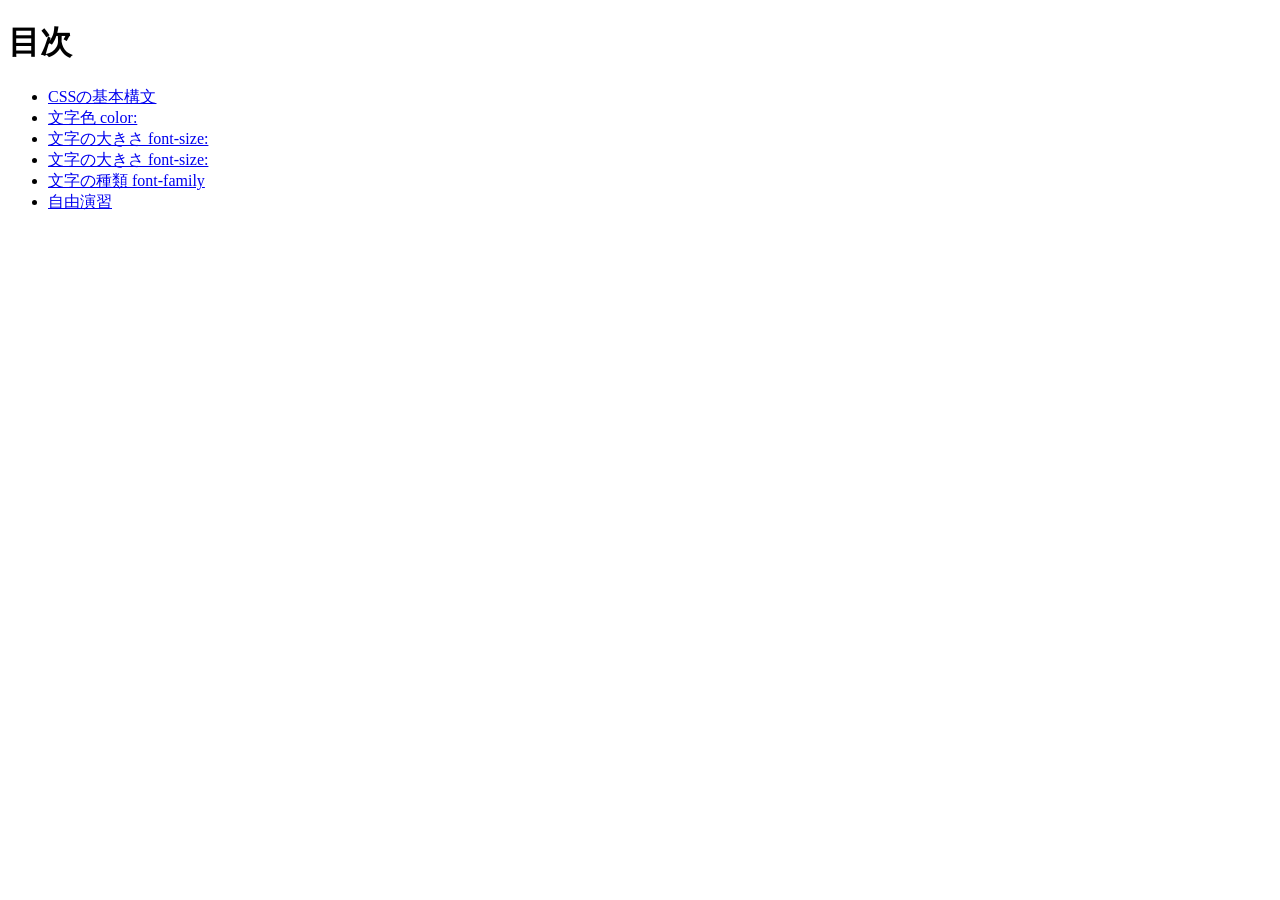
<file: index.html>
<!DOCTYPE html>
<html lang="JA">
    <head>
     <meta charset="UTF-8">
     <title>20260611-hc</title>
    </head>

    <body>
        <h1>目次</h1>
        <ul>
            <li><a href="css-basic/index.html">CSSの基本構文</a></li>
            <li><a href="color/index.html">文字色 color:</a></li>
            <li><a href="fz/index.html">文字の大きさ font-size:</a></li>
            <li><a href="fz/em.html">文字の大きさ font-size:</a></li>
            <li><a href="ff/index.html">文字の種類 font-family</a></li>
            <li><a href="free/index.html">自由演習</a></li>
        </ul>
    </body>
</html>
</file>
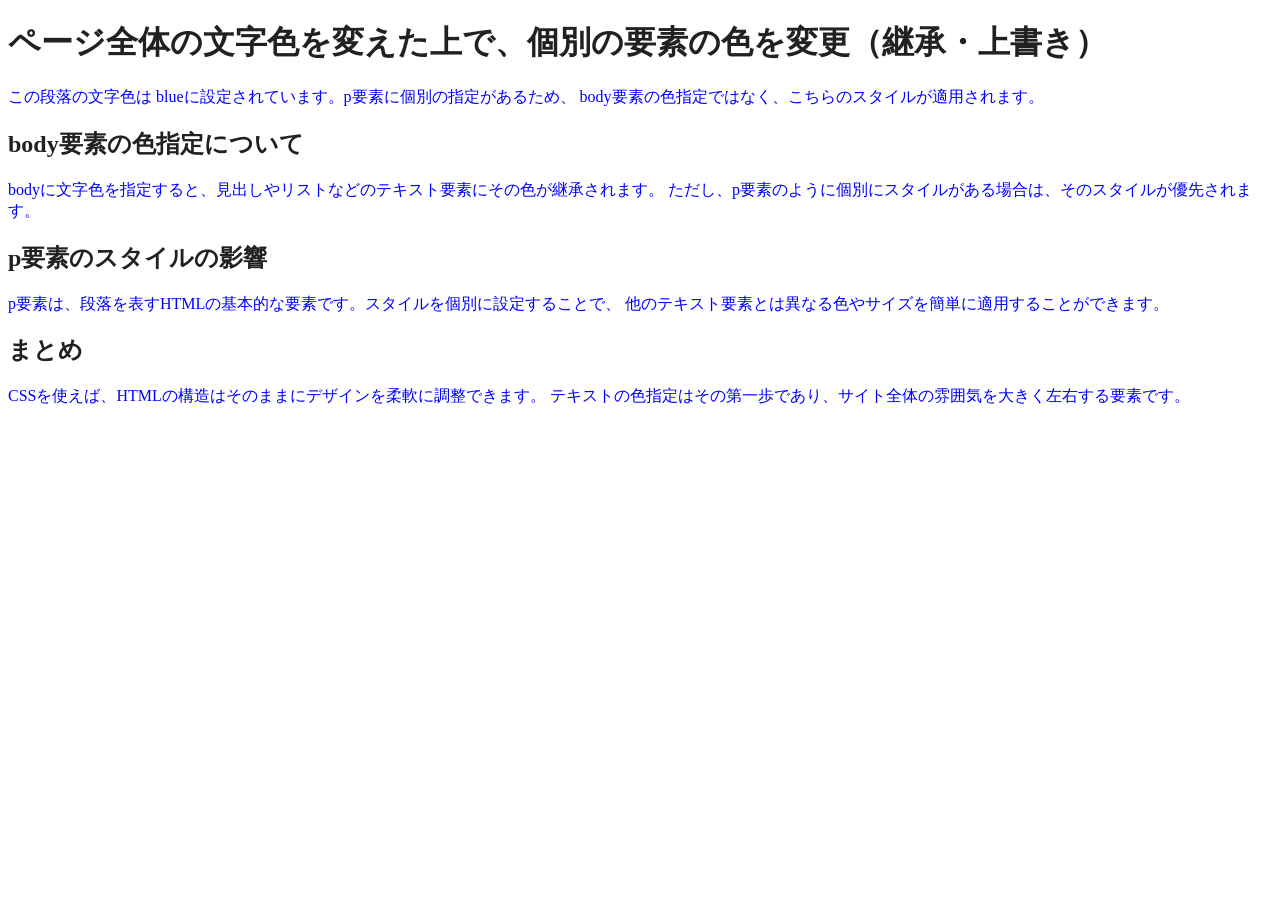
<file: color/index.html>
<!DOCTYPE html>
<html lang="ja">
<head>
    <meta charset="UTF-8">
    <title>文字色 color:</title>
  <link rel="stylesheet" href="style.css">
</head>
<body>
  <h1>ページ全体の文字色を変えた上で、個別の要素の色を変更（継承・上書き）</h1>
  <p>
    この段落の文字色は blueに設定されています。p要素に個別の指定があるため、
    body要素の色指定ではなく、こちらのスタイルが適用されます。
  </p>

  <h2>body要素の色指定について</h2>
  <p>
    bodyに文字色を指定すると、見出しやリストなどのテキスト要素にその色が継承されます。
    ただし、p要素のように個別にスタイルがある場合は、そのスタイルが優先されます。
  </p>

  <h2>p要素のスタイルの影響</h2>
  <p>
    p要素は、段落を表すHTMLの基本的な要素です。スタイルを個別に設定することで、
   他のテキスト要素とは異なる色やサイズを簡単に適用することができます。
  </p>

  <h2>まとめ</h2>
  <p>
    CSSを使えば、HTMLの構造はそのままにデザインを柔軟に調整できます。
    テキストの色指定はその第一歩であり、サイト全体の雰囲気を大きく左右する要素です。
  </p>
</body>
</html>
</file>
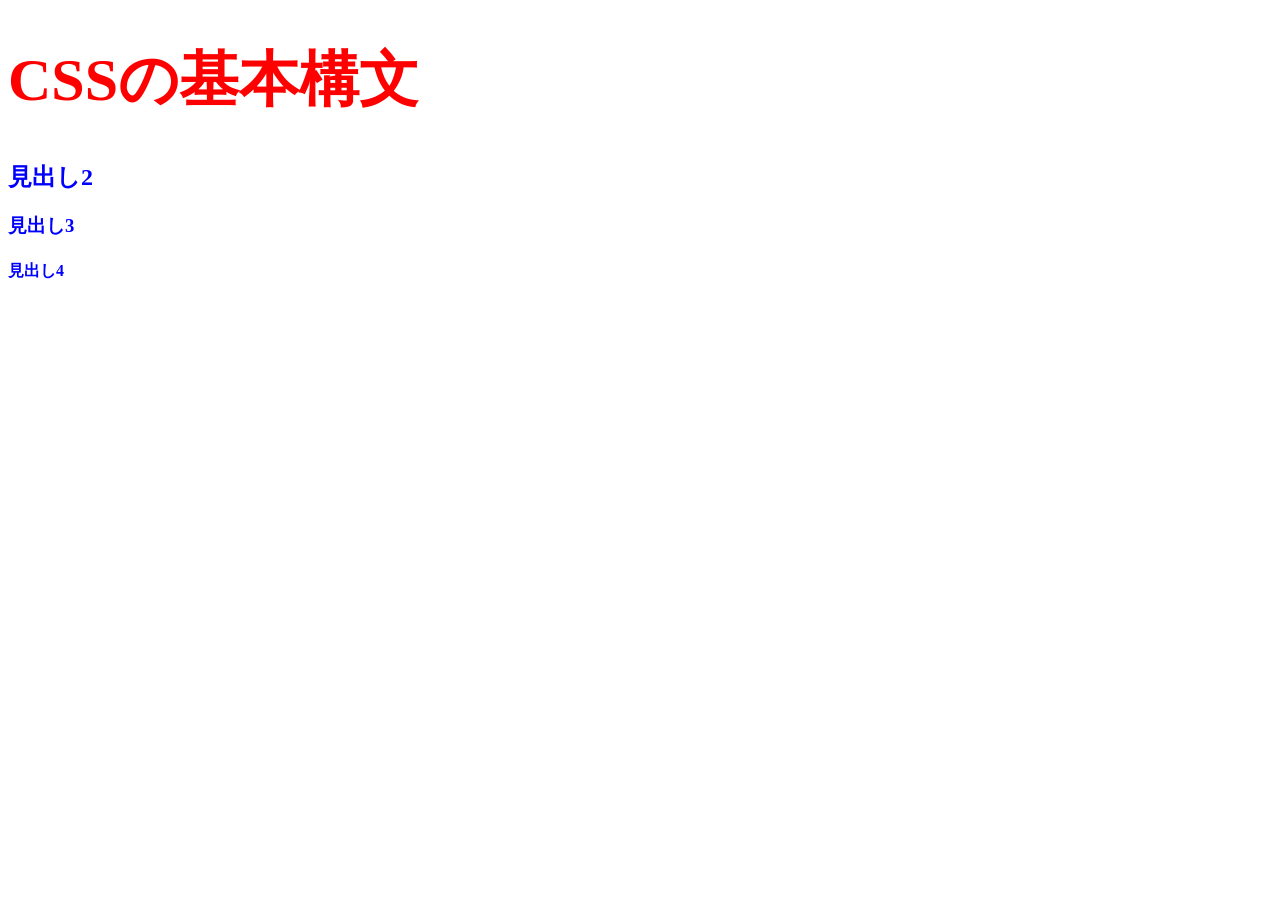
<file: css-basic/index.html>
<!DOCTYPE html>
<html lang="ja">
<head>
    <meta charset="UTF-8">
    <title>CSSの基本構文</title>
    <!-- relation 関係性　-->
    <link rel="stylesheet" href="style.css">
</head>
<body>
    <h1>CSSの基本構文</h1>
    <h2>見出し2</h2>
    <h3>見出し3</h3>
    <h4>見出し4</h4>
    
</body>
</html>
</file>
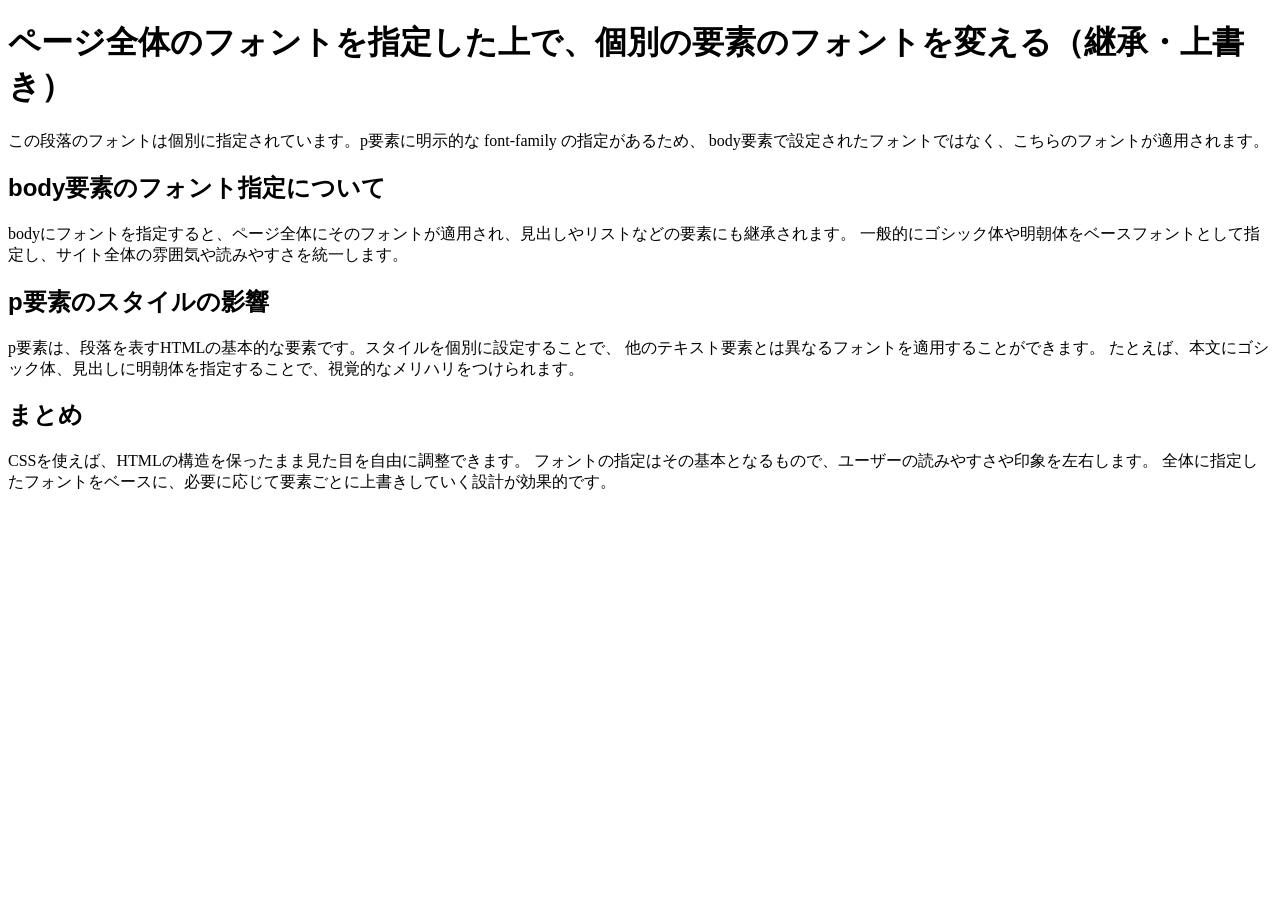
<file: ff/index.html>
<!DOCTYPE html>
<html lang="en">
<head>
    <meta charset="UTF-8">
    <title>文字の種類 font-family</title>
    <link rel="stylesheet" href="style.css">
</head>

<body>
    <!-- <h1>ページ全体のフォントを変える</h1>
<p>この段落は、font-familyを指定することで明朝体になります。</p>
<p>もう一つの段落も同じく、明朝体で表示されます。</p> -->

<h1>ページ全体のフォントを指定した上で、個別の要素のフォントを変える（継承・上書き）</h1>

<p>
  この段落のフォントは個別に指定されています。p要素に明示的な font-family の指定があるため、
  body要素で設定されたフォントではなく、こちらのフォントが適用されます。
</p>

<h2>body要素のフォント指定について</h2>

<p>
  bodyにフォントを指定すると、ページ全体にそのフォントが適用され、見出しやリストなどの要素にも継承されます。
  一般的にゴシック体や明朝体をベースフォントとして指定し、サイト全体の雰囲気や読みやすさを統一します。
</p>

<h2>p要素のスタイルの影響</h2>

<p>
  p要素は、段落を表すHTMLの基本的な要素です。スタイルを個別に設定することで、
  他のテキスト要素とは異なるフォントを適用することができます。
  たとえば、本文にゴシック体、見出しに明朝体を指定することで、視覚的なメリハリをつけられます。
</p>

<h2>まとめ</h2>

<p>
  CSSを使えば、HTMLの構造を保ったまま見た目を自由に調整できます。
  フォントの指定はその基本となるもので、ユーザーの読みやすさや印象を左右します。
  全体に指定したフォントをベースに、必要に応じて要素ごとに上書きしていく設計が効果的です。
</p>

</body>
</html>
</file>
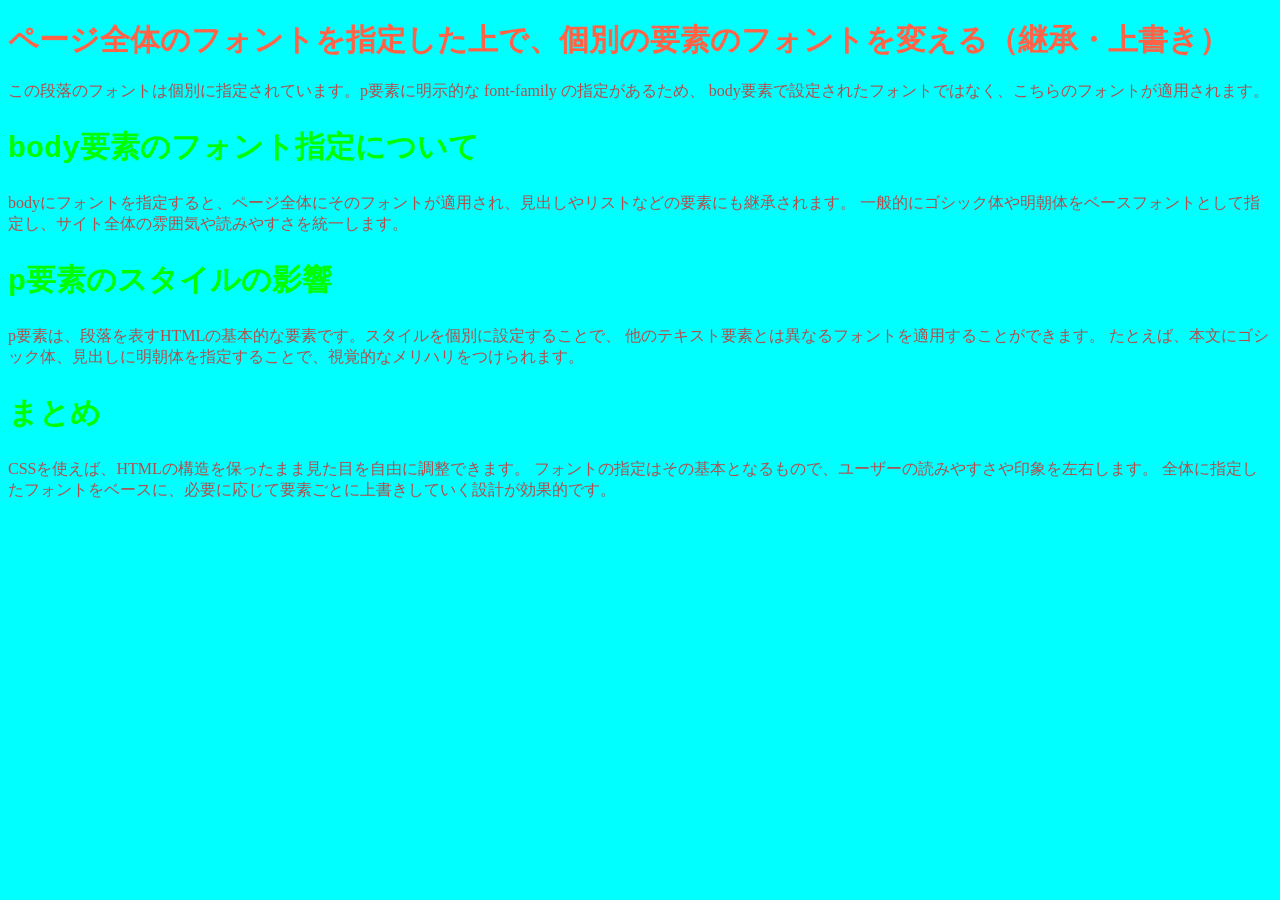
<file: free/index.html>
<!DOCTYPE html>
<html lang="ja">
<head>
    <meta charset="UTF-8">
    <title>自由演習</title>
    <link rel="stylesheet" href="style.css">
</head>
<body>
    <h1><h1>ページ全体のフォントを指定した上で、個別の要素のフォントを変える（継承・上書き）</h1>

<p>
  この段落のフォントは個別に指定されています。p要素に明示的な font-family の指定があるため、
  body要素で設定されたフォントではなく、こちらのフォントが適用されます。
</p>

<h2>body要素のフォント指定について</h2>

<p>
  bodyにフォントを指定すると、ページ全体にそのフォントが適用され、見出しやリストなどの要素にも継承されます。
  一般的にゴシック体や明朝体をベースフォントとして指定し、サイト全体の雰囲気や読みやすさを統一します。
</p>

<h2>p要素のスタイルの影響</h2>

<p>
  p要素は、段落を表すHTMLの基本的な要素です。スタイルを個別に設定することで、
  他のテキスト要素とは異なるフォントを適用することができます。
  たとえば、本文にゴシック体、見出しに明朝体を指定することで、視覚的なメリハリをつけられます。
</p>

<h2>まとめ</h2>

<p>
  CSSを使えば、HTMLの構造を保ったまま見た目を自由に調整できます。
  フォントの指定はその基本となるもので、ユーザーの読みやすさや印象を左右します。
  全体に指定したフォントをベースに、必要に応じて要素ごとに上書きしていく設計が効果的です。
</p>
</h1>
</body>
</html>
</file>
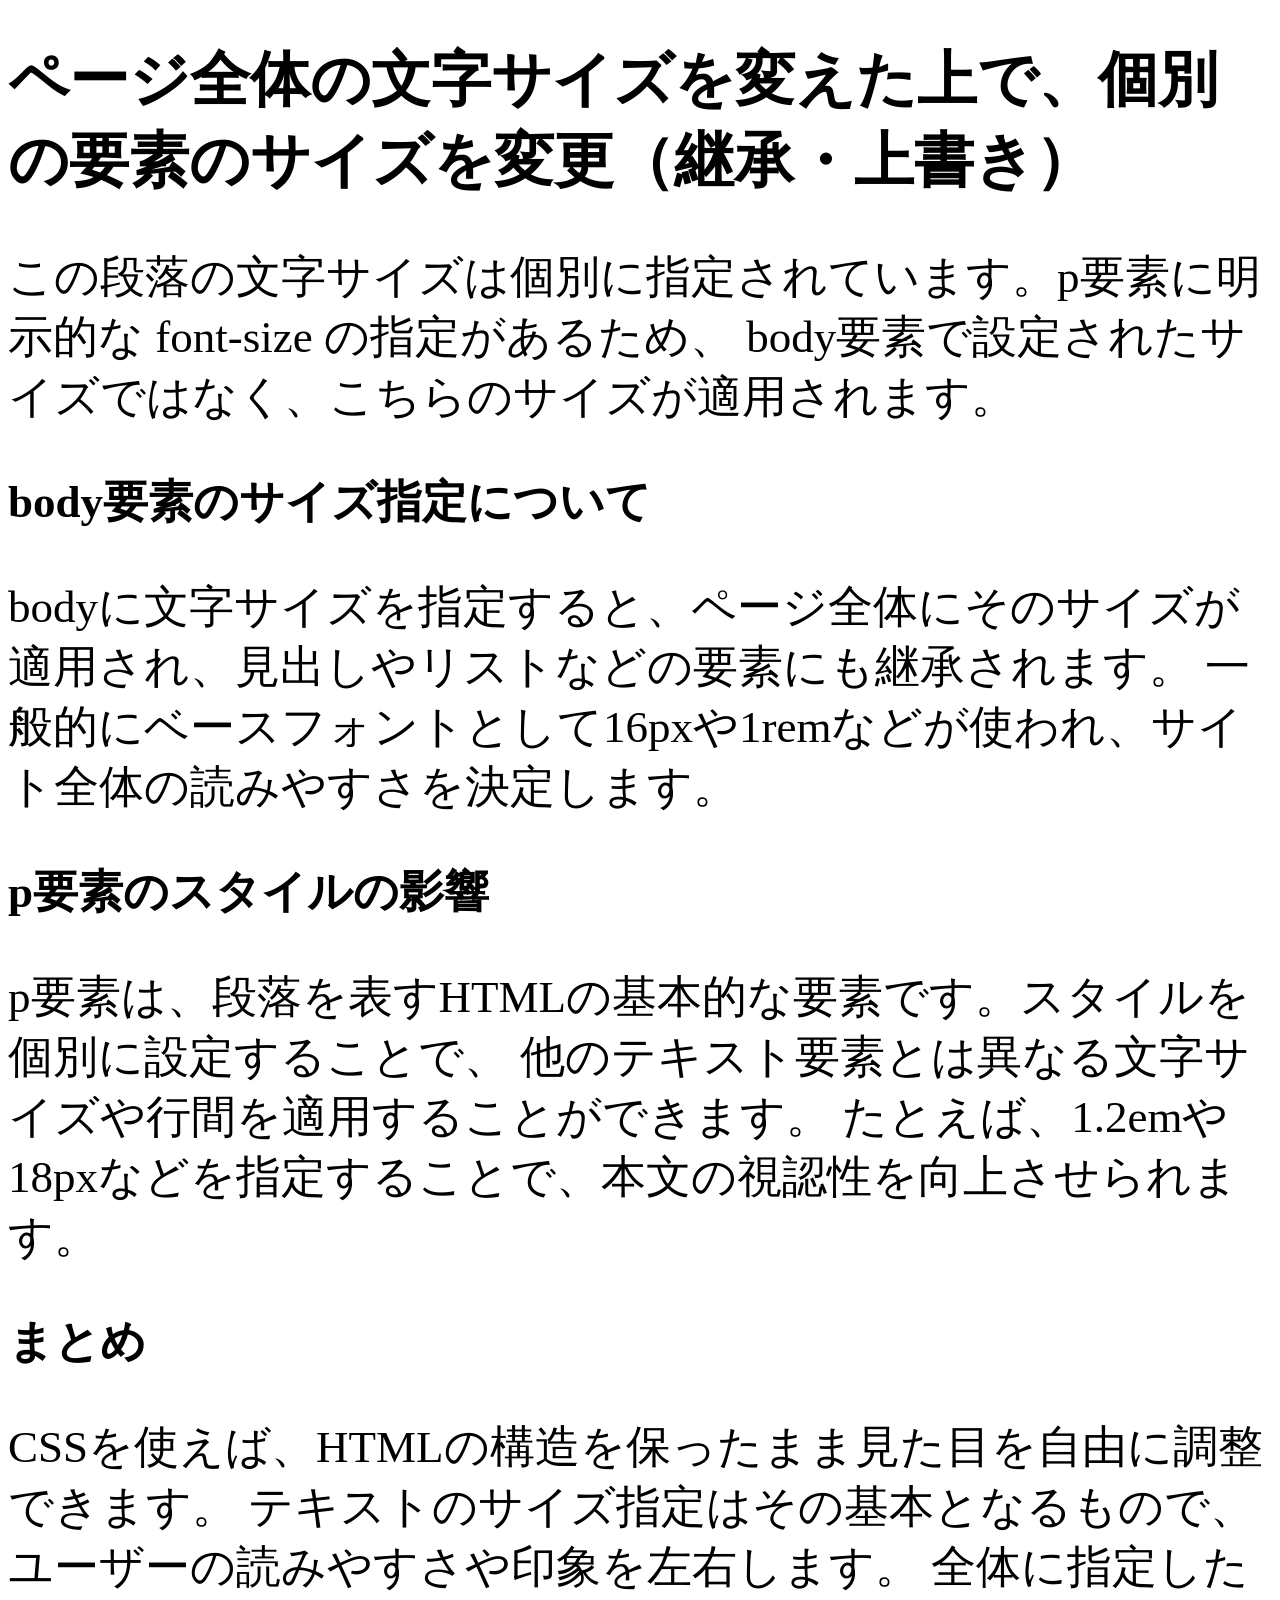
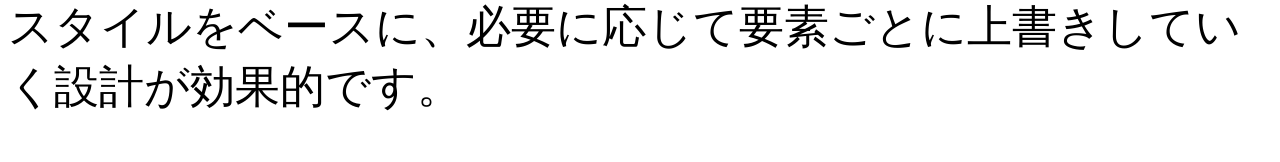
<file: fz/index.html>
<!DOCTYPE html>
<html lang="ja">
<head>
    <meta charset="UTF-8">
    <title>文字の大きさ font-size:</title>
    <link rel="stylesheet" href="style.css">
</head>
<body>
    <h1>ページ全体の文字サイズを変えた上で、個別の要素のサイズを変更（継承・上書き）</h1>
<p>
  この段落の文字サイズは個別に指定されています。p要素に明示的な font-size の指定があるため、
  body要素で設定されたサイズではなく、こちらのサイズが適用されます。
</p>

<h2>body要素のサイズ指定について</h2>
<p>
  bodyに文字サイズを指定すると、ページ全体にそのサイズが適用され、見出しやリストなどの要素にも継承されます。
  一般的にベースフォントとして16pxや1remなどが使われ、サイト全体の読みやすさを決定します。
</p>

<h2>p要素のスタイルの影響</h2>
<p>
  p要素は、段落を表すHTMLの基本的な要素です。スタイルを個別に設定することで、
  他のテキスト要素とは異なる文字サイズや行間を適用することができます。
  たとえば、1.2emや18pxなどを指定することで、本文の視認性を向上させられます。
</p>

<h2>まとめ</h2>
<p>
  CSSを使えば、HTMLの構造を保ったまま見た目を自由に調整できます。
  テキストのサイズ指定はその基本となるもので、ユーザーの読みやすさや印象を左右します。
  全体に指定したスタイルをベースに、必要に応じて要素ごとに上書きしていく設計が効果的です。
</p>
</body>
</html>
</file>
<file: color/style.css>
@charset "utf-8";

body {
    color: #212121;
}

p {
    color: blue;
}
</file>
<file: css-basic/style.css>
@charset "utf-8";
h1 {
  /* color: red; */
  /* color: rgba(255, 0, 0, 0.5); */
  color: #ff0000;
  font-size: 60px;
}

h2,h3,h4 {
  color: blue;
  /* font-size: 20px; */
}
</file>
<file: ff/style.css>
@charset "utf-8";

body {
    font-family: serif;
}

h2 {
    font-family: sans-serif;
}
</file>
<file: free/style.css>
@charset "utf-8";

h1 {
    color: tomato;
}

p {
    color: rgba(255, 0, 0, 0.7);
}

h2 {
    color: #00ff00;
}

h1,h2 {
    font-family: 'Courier New', Courier, monospace;
    font-size: 30px;
}
body {
    background: aqua;
}
</file>
<file: fz/style.css>
@charset "utf-8";

body {
    font-size: 30px;
}

p {
    font-size: 1.5em /* 16px * 1.5 = 24px */
}
</file>
